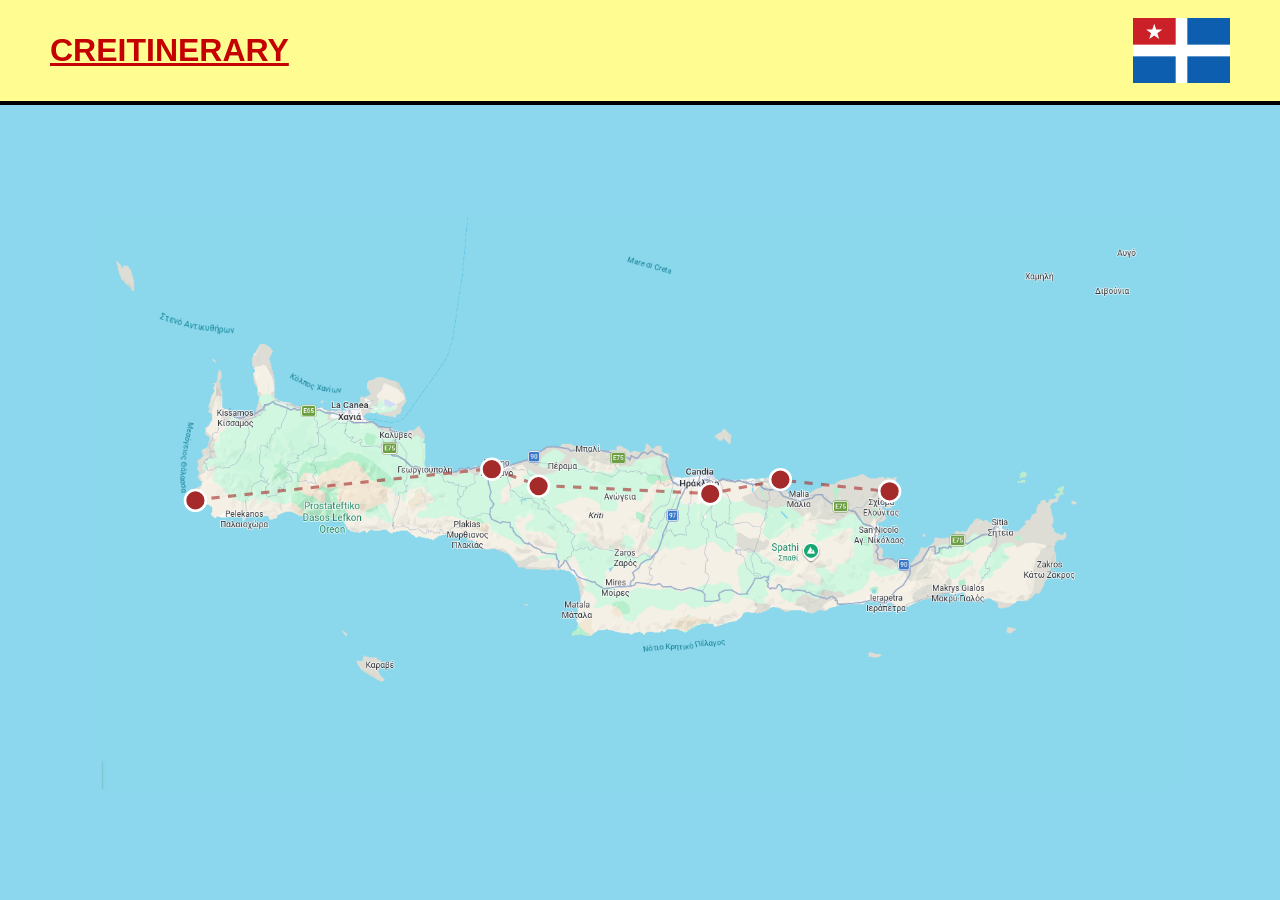
<file: Index.html>
<!DOCTYPE html>
<html lang="en">
<head>
    <meta charset="UTF-8">
    <meta name="viewport" content="width=device-width, initial-scale=1.0">
    <title>CREITINERARY</title>
    <link rel="stylesheet" href="./HomeStyle.css">
</head>
<body>
    <div class="intestazione">
        <h1 onclick="toggleSidebar()" style="cursor: pointer;"><u> CREITINERARY </u></h1>
        <img src="./imgs/badiera.svg" alt="Crete Flag"> 
    </div>

    <div class="main-container">
        <aside id="mySidebar" class="sidebar hidden">
            <div class="info-box">
                <h2 style="color: #1a4a72; margin-top: 0;">Explore Crete</h2>
                
                <details>
                    <summary>History</summary>
                    <div class="dropdown-content">
                        <p> Crete is home to the <b>Minoans</b>, Europe’s first advanced <i>Bronze Age</i> civilization.
                            They built massive, complex palaces like <b>Knossos</b> around <i>2000 BC</i>.
                            The island’s strategic location made it a target for many powerful empires.
                            After the Minoans, <b>Mycenaean Greeks</b> took control of the island’s major centers.
                            The <b>Romans</b> later conquered Crete, turning it into a prosperous imperial province.
                            During the <i>Middle Ages</i>, the Byzantine Empire and Andalusian Arabs fought for control.
                            The <b>Venetians</b> ruled for centuries, leaving behind beautiful harbors and fortresses.
                            In <i>1669</i>, the Ottoman Empire seized the island after a legendary 21-year siege.
                            Crete finally gained its <b>independence</b> and joined modern Greece in <i>1913</i>.
                            Today, ancient ruins and diverse architecture tell the story of this long history.
                        </p>
                    </div>
                </details>

                <details>
                    <summary>Culture</summary>
                    <div class="dropdown-content">
                        <p>
                            Cretan culture is defined by a strong sense of local pride and honor.
                            The concept of <b>Philoxenia</b> makes hospitality a duty toward every stranger.
                            Traditional music is led by the <b>Lyra</b>, a unique three-stringed instrument.
                            Fast and energetic dances like the <b>Pentozali</b> are performed at festivals.
                            Locals often express their feelings through <b>Mantinades</b>, which are rhyming poems.
                            The Cretan diet is world-famous for its health benefits and longevity.
                            Fresh olive oil, wild herbs, and barley rusks are essential daily ingredients.
                            Traditional dress, including black shirts and boots, is still seen in villages.
                            <b>Raki</b> is the traditional spirit served at almost every social gathering.
                            Faith and family remain the core pillars of daily life on the island.
                        </p>
                    </div>
                </details>

                <details>
                    <summary>Curiosities</summary>
                    <div class="dropdown-content">
                        <ul>
                            <li><strong>The Birthplace of Zeus:</strong> According to Greek mythology, the king of the gods was not born on Mount Olympus. He was born in a cave on Crete (either the <i>Psychro Cave</i> or the <i>Idaean Cave</i>) to hide from his father, Cronus.</li>
                            <li><strong>The Labyrinth Legend:</strong> The huge and complex Palace of Knossos had over <i>1,300</i> rooms. It is believed that its confusing layout inspired the famous myth of the Labyrinth and the half-man, half-bull <i>Minotaur</i>.</li>
                            <li><strong>A Forest of Olive Trees:</strong> Crete is home to an incredible <i>30 million</i> olive trees. Some of these trees are thousands of years old and are protected as natural monuments, yet they still produce olives today.</li>
                            <li><strong>Unique Wildlife:</strong> The island is the only place in the world where you can find the <i>Kri-Kri</i>. This is a rare, prehistoric wild goat that lives in the <i>White Mountains</i> and the <i>Samaria Gorge</i>.</li>
                        </ul>
                    </div>
                </details>
            </div>
        </aside>

        <div class="map-area">
            <div class="map-wrapper">
                <svg class="itinerary-lines" viewBox="0 0 1500 550" preserveAspectRatio="none">
                    <polyline points="322,272 607,242 652,258 817,266 885,253 990,264" />
                </svg>

                <div class="marker elafonissi" onclick="window.open('./Elafonissi.html')">
                    <div class="popup-content">
                        <h3> ELAFONISSI BEACH </h3>
                        <img src="./imgs/elafonissi1.jpg">
                        <p>Experience the famous pink coral sands and shallow lagoons of Crete.</p>
                    </div>
                </div>

                <div class="marker cnosso" onclick="window.open('./Cnosso.html')">
                    <div class="popup-content">
                        <h3> PALACE OF KNOSSOS </h3>
                        <img src="./imgs/Cnosso1.jpg">
                        <p>"The Charging Bull fresco, a symbol of Minoan power and ritual."</p>
                    </div>
                </div>

                <div class="marker arkadi" onclick="window.open('./Arkadi.html')">
                    <div class="popup-content">
                        <h3> ARKADI MONASTERY </h3>
                        <img src="./imgs/Arkadi1.jpg">
                        <p>"The 16th-century facade stands as a testament to Cretan resilience."</p>
                    </div>
                </div>

                <div class="marker retimo" onclick="window.open('./Retimo.html')">
                    <div class="popup-content">
                        <h3> FORTEZZA OF RETHYMNO </h3>
                        <img src="./imgs/Retimo1.jpg">
                        <p>"The star-shaped citadel built by the Venetians in the 16th century."</p>
                    </div>
                </div>

                <div class="marker acquario" onclick="window.open('./Acquaworld.html')">
                    <div class="popup-content">
                        <h3> AQUAWORLD AQUARIUM </h3>
                        <img src="./imgs/Acquaworld1.jpg">
                        <p>"The 360-degree Ocean Tunnel offers a rare glimpse into the sea life."</p>
                    </div>
                </div>

                <div class="marker spinalonga" onclick="window.open('./Spinalonga.html')">
                    <div class="popup-content">
                        <h3> SPINALONGA ISLAND </h3>
                        <img src="./imgs/Spinalonga.jpg">
                        <p>"The abandoned village surrounded by the crystal-clear waters of Elounda."</p>
                    </div>
                </div>
            </div>
        </div>
    </div>

    <script>
        function toggleSidebar() {
            const sidebar = document.getElementById('mySidebar');
            sidebar.classList.toggle('hidden');
        }
    </script>
</body>
</html>
</file>
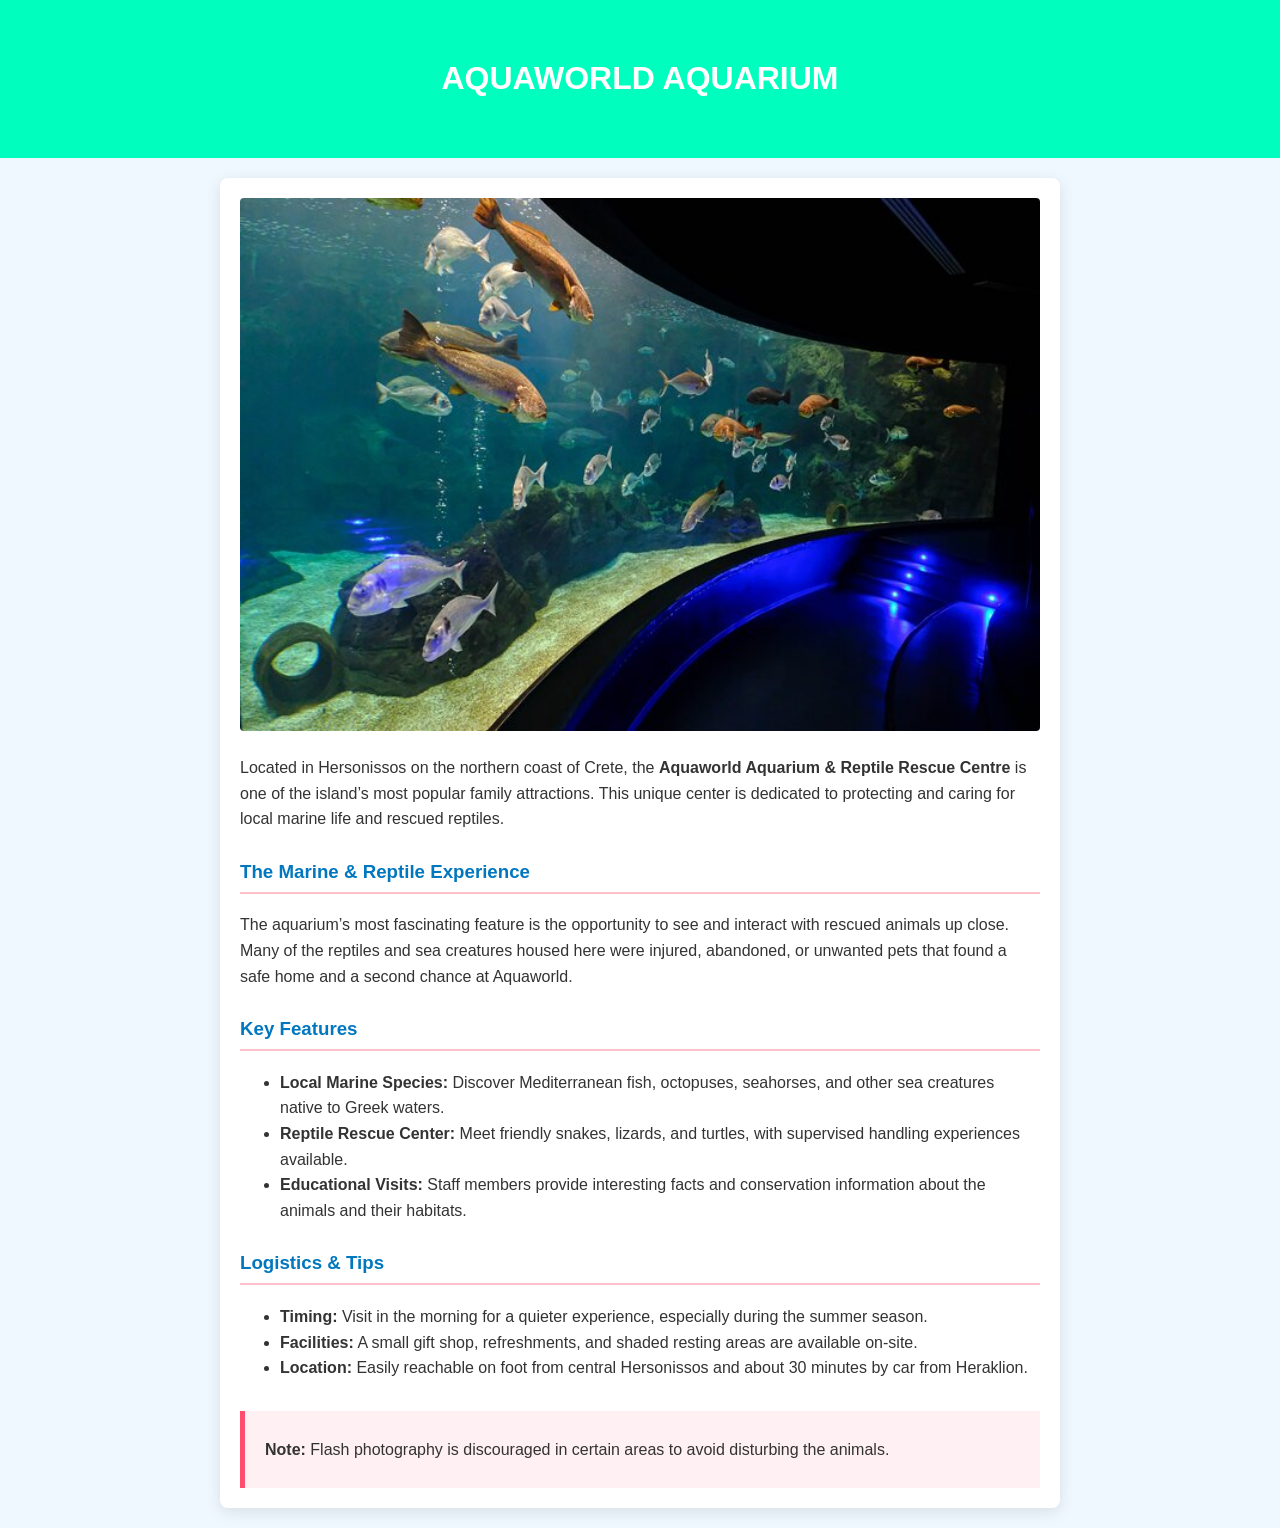
<file: Acquaworld.html>
<!DOCTYPE html>
<html lang="en">
<head>
    <meta charset="UTF-8">
    <meta name="viewport" content="width=device-width, initial-scale=1.0">
    <title>Aquaworld Aquarium | Crete</title>
    <link rel="stylesheet" href="AcquaworldStyle.css">
</head>
<body>
    <header class="main-title">
        <h1>AQUAWORLD AQUARIUM</h1>
    </header>

    <main class="container">
        <section class="content-section">
            <img src="imgs/Acquaworld1.jpg" alt="Local marine life and rescued reptiles at Aquaworld" class="featured-img">
            
            <p class="intro">
                Located in Hersonissos on the northern coast of Crete, the <strong>Aquaworld Aquarium & Reptile Rescue Centre</strong> is one of the island’s most popular family attractions. This unique center is dedicated to protecting and caring for local marine life and rescued reptiles.
            </p>

            <h3>The Marine & Reptile Experience</h3>
            <p>
                The aquarium’s most fascinating feature is the opportunity to see and interact with rescued animals up close. Many of the reptiles and sea creatures housed here were injured, abandoned, or unwanted pets that found a safe home and a second chance at Aquaworld.
            </p>

            <h3>Key Features</h3>
            <ul>
                <li><strong>Local Marine Species:</strong> Discover Mediterranean fish, octopuses, seahorses, and other sea creatures native to Greek waters.</li>
                <li><strong>Reptile Rescue Center:</strong> Meet friendly snakes, lizards, and turtles, with supervised handling experiences available.</li>
                <li><strong>Educational Visits:</strong> Staff members provide interesting facts and conservation information about the animals and their habitats.</li>
            </ul>

            <h3>Logistics & Tips</h3>
            <ul>
                <li><strong>Timing:</strong> Visit in the morning for a quieter experience, especially during the summer season.</li>
                <li><strong>Facilities:</strong> A small gift shop, refreshments, and shaded resting areas are available on-site.</li>
                <li><strong>Location:</strong> Easily reachable on foot from central Hersonissos and about 30 minutes by car from Heraklion.</li>
            </ul>

            <div class="warning-box">
                <p><strong>Note:</strong> Flash photography is discouraged in certain areas to avoid disturbing the animals.</p>
            </div>
        </section>
    </main>
</body>
</html>
</file>
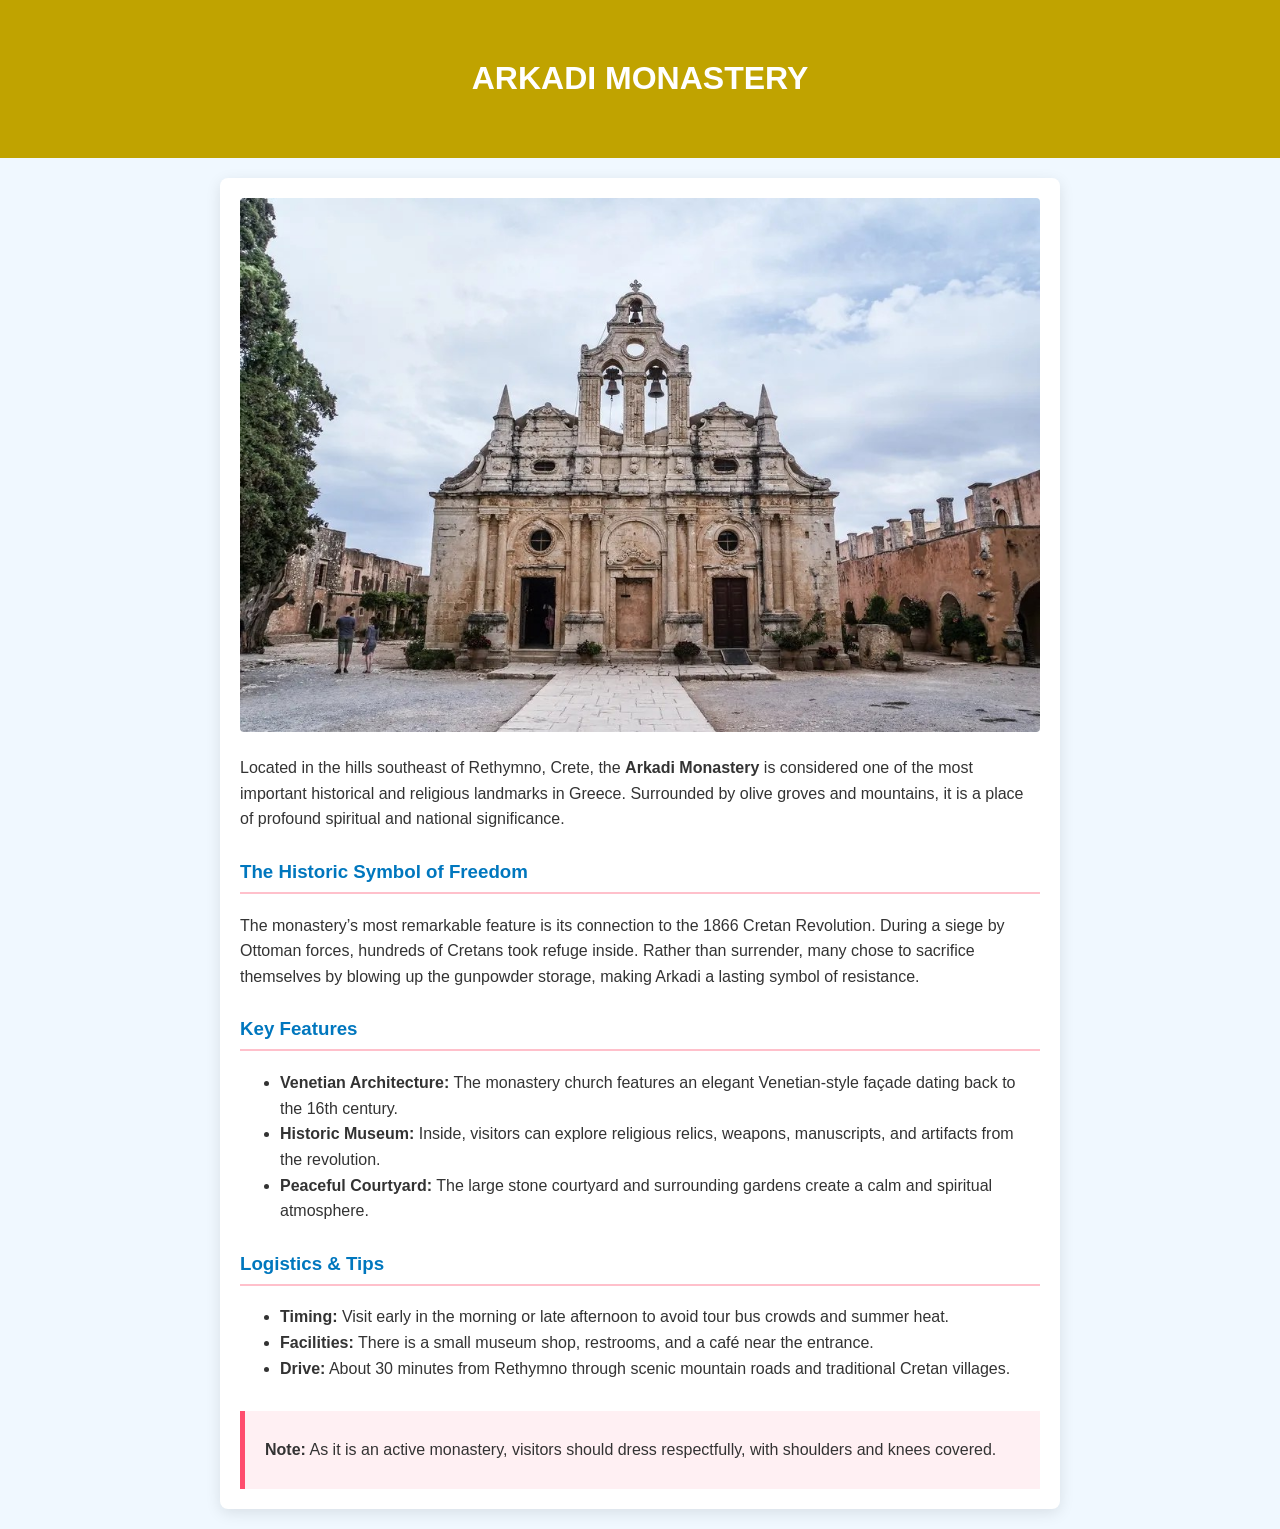
<file: Arkadi.html>
<!DOCTYPE html>
<html lang="en">
<head>
    <meta charset="UTF-8">
    <meta name="viewport" content="width=device-width, initial-scale=1.0">
    <title>Arkadi Monastery | Crete</title>
    <link rel="stylesheet" href="ArkadiStyle.css">
</head>
<body>
    <header class="main-title">
        <h1>ARKADI MONASTERY</h1>
    </header>

    <main class="container">
        <section class="content-section">
            <img src="imgs/Arkadi1.jpg" alt="The Venetian Baroque facade of Arkadi Monastery" class="featured-img">
            
            <p class="intro">
                Located in the hills southeast of Rethymno, Crete, the <strong>Arkadi Monastery</strong> is considered one of the most important historical and religious landmarks in Greece. Surrounded by olive groves and mountains, it is a place of profound spiritual and national significance.
            </p>

            <h3>The Historic Symbol of Freedom</h3>
            <p>
                The monastery’s most remarkable feature is its connection to the 1866 Cretan Revolution. During a siege by Ottoman forces, hundreds of Cretans took refuge inside. Rather than surrender, many chose to sacrifice themselves by blowing up the gunpowder storage, making Arkadi a lasting symbol of resistance.
            </p>

            <h3>Key Features</h3>
            <ul>
                <li><strong>Venetian Architecture:</strong> The monastery church features an elegant Venetian-style façade dating back to the 16th century.</li>
                <li><strong>Historic Museum:</strong> Inside, visitors can explore religious relics, weapons, manuscripts, and artifacts from the revolution.</li>
                <li><strong>Peaceful Courtyard:</strong> The large stone courtyard and surrounding gardens create a calm and spiritual atmosphere.</li>
            </ul>

            <h3>Logistics & Tips</h3>
            <ul>
                <li><strong>Timing:</strong> Visit early in the morning or late afternoon to avoid tour bus crowds and summer heat.</li>
                <li><strong>Facilities:</strong> There is a small museum shop, restrooms, and a café near the entrance.</li>
                <li><strong>Drive:</strong> About 30 minutes from Rethymno through scenic mountain roads and traditional Cretan villages.</li>
            </ul>

            <div class="warning-box">
                <p><strong>Note:</strong> As it is an active monastery, visitors should dress respectfully, with shoulders and knees covered.</p>
            </div>
        </section>
    </main>
</body>
</html>
</file>
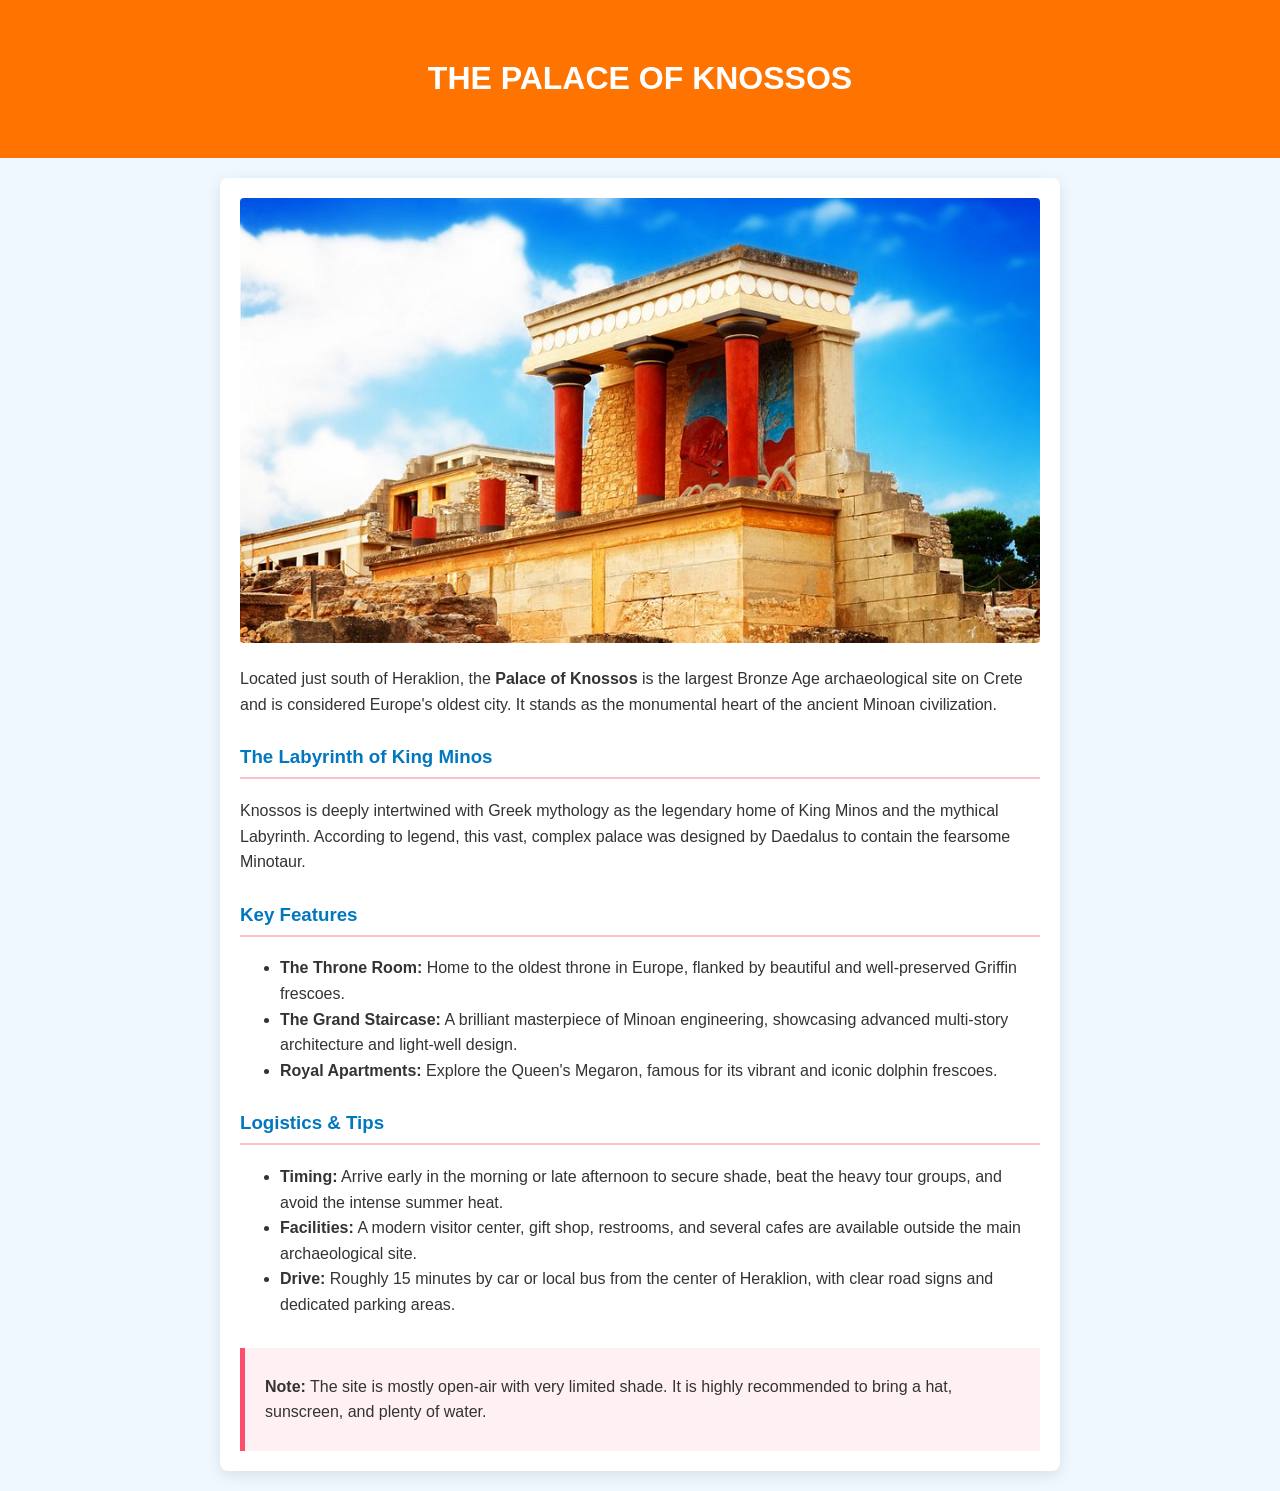
<file: Cnosso.html>
<!DOCTYPE html>
<html lang="en">
<head>
    <meta charset="UTF-8">
    <meta name="viewport" content="width=device-width, initial-scale=1.0">
    <title>The Palace of Knossos | Crete</title>
    <link rel="stylesheet" href="CnossoStyle.css">
</head>
<body>
    <header class="main-title">
        <h1>THE PALACE OF KNOSSOS</h1>
    </header>

    <main class="container">
        <section class="content-section">
            <img src="imgs/Cnosso1.jpg" alt="The Charging Bull fresco at the North Entrance of Knossos" class="featured-img">
            
            <p class="intro">
                Located just south of Heraklion, the <strong>Palace of Knossos</strong> is the largest Bronze Age archaeological site on Crete and is considered Europe's oldest city. It stands as the monumental heart of the ancient Minoan civilization.
            </p>

            <h3>The Labyrinth of King Minos</h3>
            <p>
                Knossos is deeply intertwined with Greek mythology as the legendary home of King Minos and the mythical Labyrinth. According to legend, this vast, complex palace was designed by Daedalus to contain the fearsome Minotaur.
            </p>

            <h3>Key Features</h3>
            <ul>
                <li><strong>The Throne Room:</strong> Home to the oldest throne in Europe, flanked by beautiful and well-preserved Griffin frescoes.</li>
                <li><strong>The Grand Staircase:</strong> A brilliant masterpiece of Minoan engineering, showcasing advanced multi-story architecture and light-well design.</li>
                <li><strong>Royal Apartments:</strong> Explore the Queen's Megaron, famous for its vibrant and iconic dolphin frescoes.</li>
            </ul>

            <h3>Logistics & Tips</h3>
            <ul>
                <li><strong>Timing:</strong> Arrive early in the morning or late afternoon to secure shade, beat the heavy tour groups, and avoid the intense summer heat.</li>
                <li><strong>Facilities:</strong> A modern visitor center, gift shop, restrooms, and several cafes are available outside the main archaeological site.</li>
                <li><strong>Drive:</strong> Roughly 15 minutes by car or local bus from the center of Heraklion, with clear road signs and dedicated parking areas.</li>
            </ul>

            <div class="warning-box">
                <p><strong>Note:</strong> The site is mostly open-air with very limited shade. It is highly recommended to bring a hat, sunscreen, and plenty of water.</p>
            </div>
        </section>
    </main>
</body>
</html>
</file>
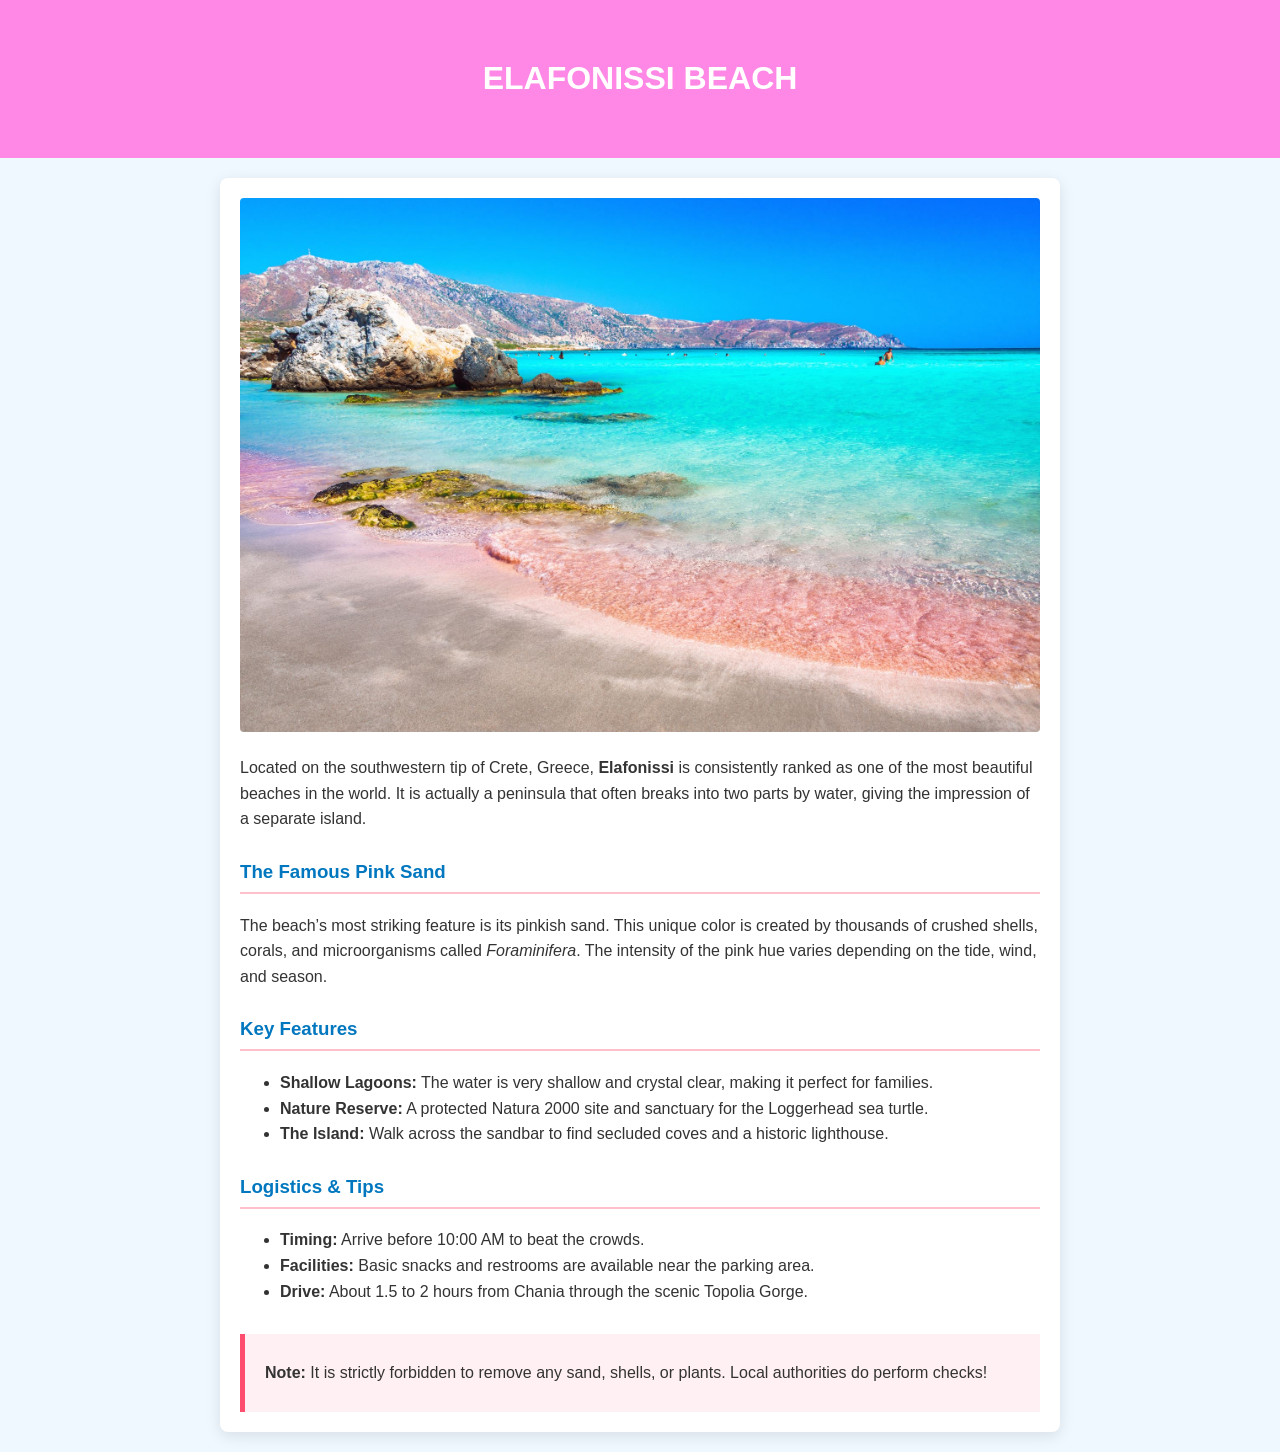
<file: Elafonissi.html>
<!DOCTYPE html>
<html lang="en">
<head>
    <meta charset="UTF-8">
    <meta name="viewport" content="width=device-width, initial-scale=1.0">
    <title>Elafonissi Beach | Crete</title>
    <link rel="stylesheet" href="ElafonissiStyle.css">
</head>
<body>
    <header class="main-title">
        <h1>ELAFONISSI BEACH</h1>
    </header>

    <main class="container">
        <section class="content-section">
            <img src="imgs/elafonissi1.jpg" alt="The crystal clear waters of Elafonissi" class="featured-img">
            
            <p class="intro">
                Located on the southwestern tip of Crete, Greece, <strong>Elafonissi</strong> is consistently ranked as one of the most beautiful beaches in the world. It is actually a peninsula that often breaks into two parts by water, giving the impression of a separate island.
            </p>

            <h3>The Famous Pink Sand</h3>
            <p>
                The beach’s most striking feature is its pinkish sand. This unique color is created by thousands of crushed shells, corals, and microorganisms called <em>Foraminifera</em>. The intensity of the pink hue varies depending on the tide, wind, and season.
            </p>

            <h3>Key Features</h3>
            <ul>
                <li><strong>Shallow Lagoons:</strong> The water is very shallow and crystal clear, making it perfect for families.</li>
                <li><strong>Nature Reserve:</strong> A protected Natura 2000 site and sanctuary for the Loggerhead sea turtle.</li>
                <li><strong>The Island:</strong> Walk across the sandbar to find secluded coves and a historic lighthouse.</li>
            </ul>

            <h3>Logistics & Tips</h3>
            <ul>
                <li><strong>Timing:</strong> Arrive before 10:00 AM to beat the crowds.</li>
                <li><strong>Facilities:</strong> Basic snacks and restrooms are available near the parking area.</li>
                <li><strong>Drive:</strong> About 1.5 to 2 hours from Chania through the scenic Topolia Gorge.</li>
            </ul>

            <div class="warning-box">
                <p><strong>Note:</strong> It is strictly forbidden to remove any sand, shells, or plants. Local authorities do perform checks!</p>
            </div>
        </section>
    </main>
</body>
</html>
</file>
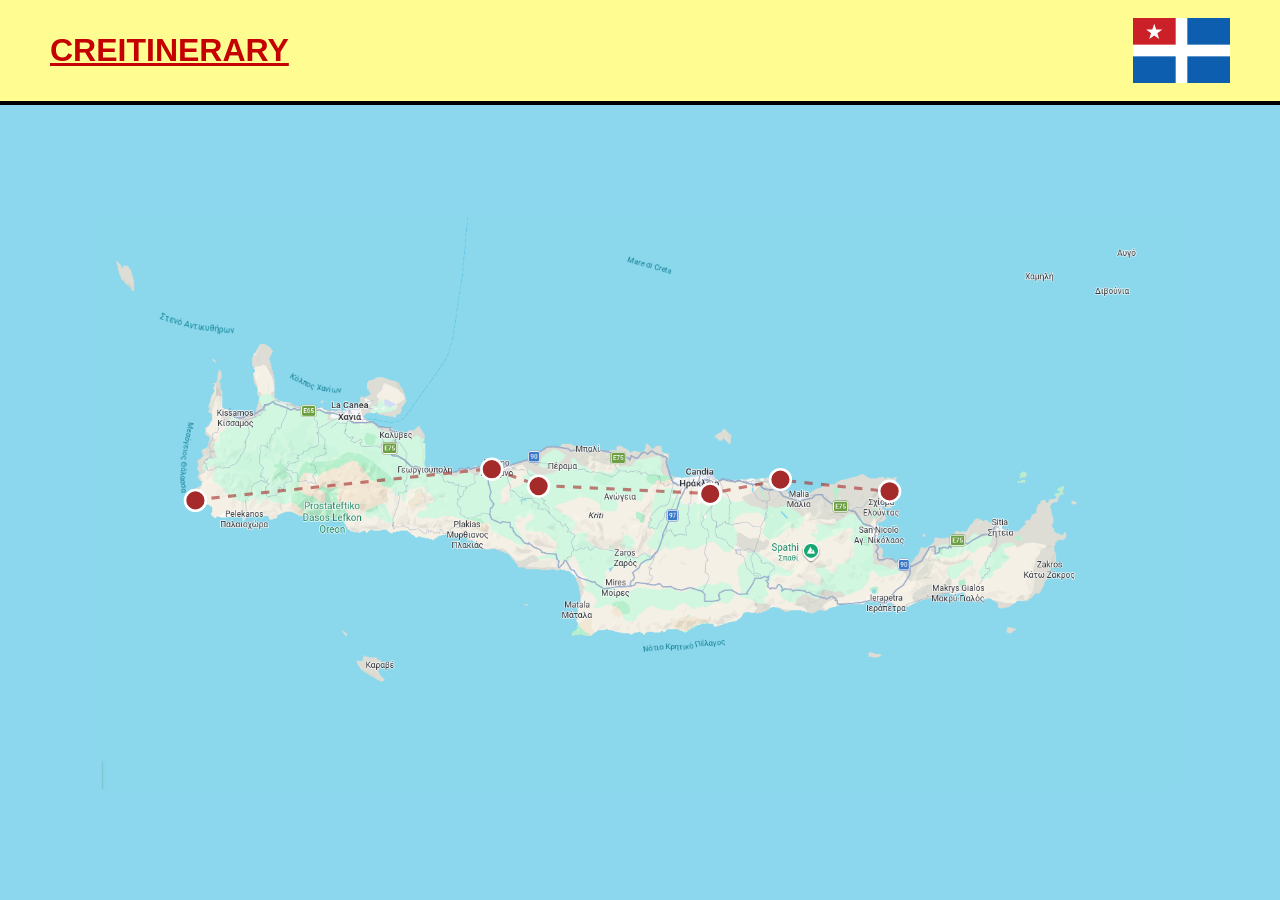
<file: Home.html>
<!DOCTYPE html>
<html lang="en">
<head>
    <meta charset="UTF-8">
    <meta name="viewport" content="width=device-width, initial-scale=1.0">
    <title>CREITINERARY</title>
    <link rel="stylesheet" href="./HomeStyle.css">
</head>
<body>
    <div class="intestazione">
        <h1 onclick="toggleSidebar()" style="cursor: pointer;"><u> CREITINERARY </u></h1>
        <img src="./imgs/badiera.svg" alt="Crete Flag"> 
    </div>

    <div class="main-container">
        <aside id="mySidebar" class="sidebar hidden">
            <div class="info-box">
                <h2 style="color: #1a4a72; margin-top: 0;">Explore Crete</h2>
                
                <details>
                    <summary>History</summary>
                    <div class="dropdown-content">
                        <p> Crete is home to the <b>Minoans</b>, Europe’s first advanced <i>Bronze Age</i> civilization.
                            They built massive, complex palaces like <b>Knossos</b> around <i>2000 BC</i>.
                            The island’s strategic location made it a target for many powerful empires.
                            After the Minoans, <b>Mycenaean Greeks</b> took control of the island’s major centers.
                            The <b>Romans</b> later conquered Crete, turning it into a prosperous imperial province.
                            During the <i>Middle Ages</i>, the Byzantine Empire and Andalusian Arabs fought for control.
                            The <b>Venetians</b> ruled for centuries, leaving behind beautiful harbors and fortresses.
                            In <i>1669</i>, the Ottoman Empire seized the island after a legendary 21-year siege.
                            Crete finally gained its <b>independence</b> and joined modern Greece in <i>1913</i>.
                            Today, ancient ruins and diverse architecture tell the story of this long history.
                        </p>
                    </div>
                </details>

                <details>
                    <summary>Culture</summary>
                    <div class="dropdown-content">
                        <p>
                            Cretan culture is defined by a strong sense of local pride and honor.
                            The concept of <b>Philoxenia</b> makes hospitality a duty toward every stranger.
                            Traditional music is led by the <b>Lyra</b>, a unique three-stringed instrument.
                            Fast and energetic dances like the <b>Pentozali</b> are performed at festivals.
                            Locals often express their feelings through <b>Mantinades</b>, which are rhyming poems.
                            The Cretan diet is world-famous for its health benefits and longevity.
                            Fresh olive oil, wild herbs, and barley rusks are essential daily ingredients.
                            Traditional dress, including black shirts and boots, is still seen in villages.
                            <b>Raki</b> is the traditional spirit served at almost every social gathering.
                            Faith and family remain the core pillars of daily life on the island.
                        </p>
                    </div>
                </details>

                <details>
                    <summary>Curiosities</summary>
                    <div class="dropdown-content">
                        <ul>
                            <li><strong>The Birthplace of Zeus:</strong> According to Greek mythology, the king of the gods was not born on Mount Olympus. He was born in a cave on Crete (either the <i>Psychro Cave</i> or the <i>Idaean Cave</i>) to hide from his father, Cronus.</li>
                            <li><strong>The Labyrinth Legend:</strong> The huge and complex Palace of Knossos had over <i>1,300</i> rooms. It is believed that its confusing layout inspired the famous myth of the Labyrinth and the half-man, half-bull <i>Minotaur</i>.</li>
                            <li><strong>A Forest of Olive Trees:</strong> Crete is home to an incredible <i>30 million</i> olive trees. Some of these trees are thousands of years old and are protected as natural monuments, yet they still produce olives today.</li>
                            <li><strong>Unique Wildlife:</strong> The island is the only place in the world where you can find the <i>Kri-Kri</i>. This is a rare, prehistoric wild goat that lives in the <i>White Mountains</i> and the <i>Samaria Gorge</i>.</li>
                        </ul>
                    </div>
                </details>
            </div>
        </aside>

        <div class="map-area">
            <div class="map-wrapper">
                <svg class="itinerary-lines" viewBox="0 0 1500 550" preserveAspectRatio="none">
                    <polyline points="322,272 607,242 652,258 817,266 885,253 990,264" />
                </svg>

                <div class="marker elafonissi" onclick="window.open('./Elafonissi.html')">
                    <div class="popup-content">
                        <h3> ELAFONISSI BEACH </h3>
                        <img src="./imgs/elafonissi1.jpg">
                        <p>Experience the famous pink coral sands and shallow lagoons of Crete.</p>
                    </div>
                </div>

                <div class="marker cnosso" onclick="window.open('./Cnosso.html')">
                    <div class="popup-content">
                        <h3> PALACE OF KNOSSOS </h3>
                        <img src="./imgs/Cnosso1.jpg">
                        <p>"The Charging Bull fresco, a symbol of Minoan power and ritual."</p>
                    </div>
                </div>

                <div class="marker arkadi" onclick="window.open('./Arkadi.html')">
                    <div class="popup-content">
                        <h3> ARKADI MONASTERY </h3>
                        <img src="./imgs/Arkadi1.jpg">
                        <p>"The 16th-century facade stands as a testament to Cretan resilience."</p>
                    </div>
                </div>

                <div class="marker retimo" onclick="window.open('./Retimo.html')">
                    <div class="popup-content">
                        <h3> FORTEZZA OF RETHYMNO </h3>
                        <img src="./imgs/Retimo1.jpg">
                        <p>"The star-shaped citadel built by the Venetians in the 16th century."</p>
                    </div>
                </div>

                <div class="marker acquario" onclick="window.open('./Acquaworld.html')">
                    <div class="popup-content">
                        <h3> AQUAWORLD AQUARIUM </h3>
                        <img src="./imgs/Acquaworld1.jpg">
                        <p>"The 360-degree Ocean Tunnel offers a rare glimpse into the sea life."</p>
                    </div>
                </div>

                <div class="marker spinalonga" onclick="window.open('./Spinalonga.html')">
                    <div class="popup-content">
                        <h3> SPINALONGA ISLAND </h3>
                        <img src="./imgs/Spinalonga.jpg">
                        <p>"The abandoned village surrounded by the crystal-clear waters of Elounda."</p>
                    </div>
                </div>
            </div>
        </div>
    </div>

    <script>
        function toggleSidebar() {
            const sidebar = document.getElementById('mySidebar');
            sidebar.classList.toggle('hidden');
        }
    </script>
</body>
</html>
</file>
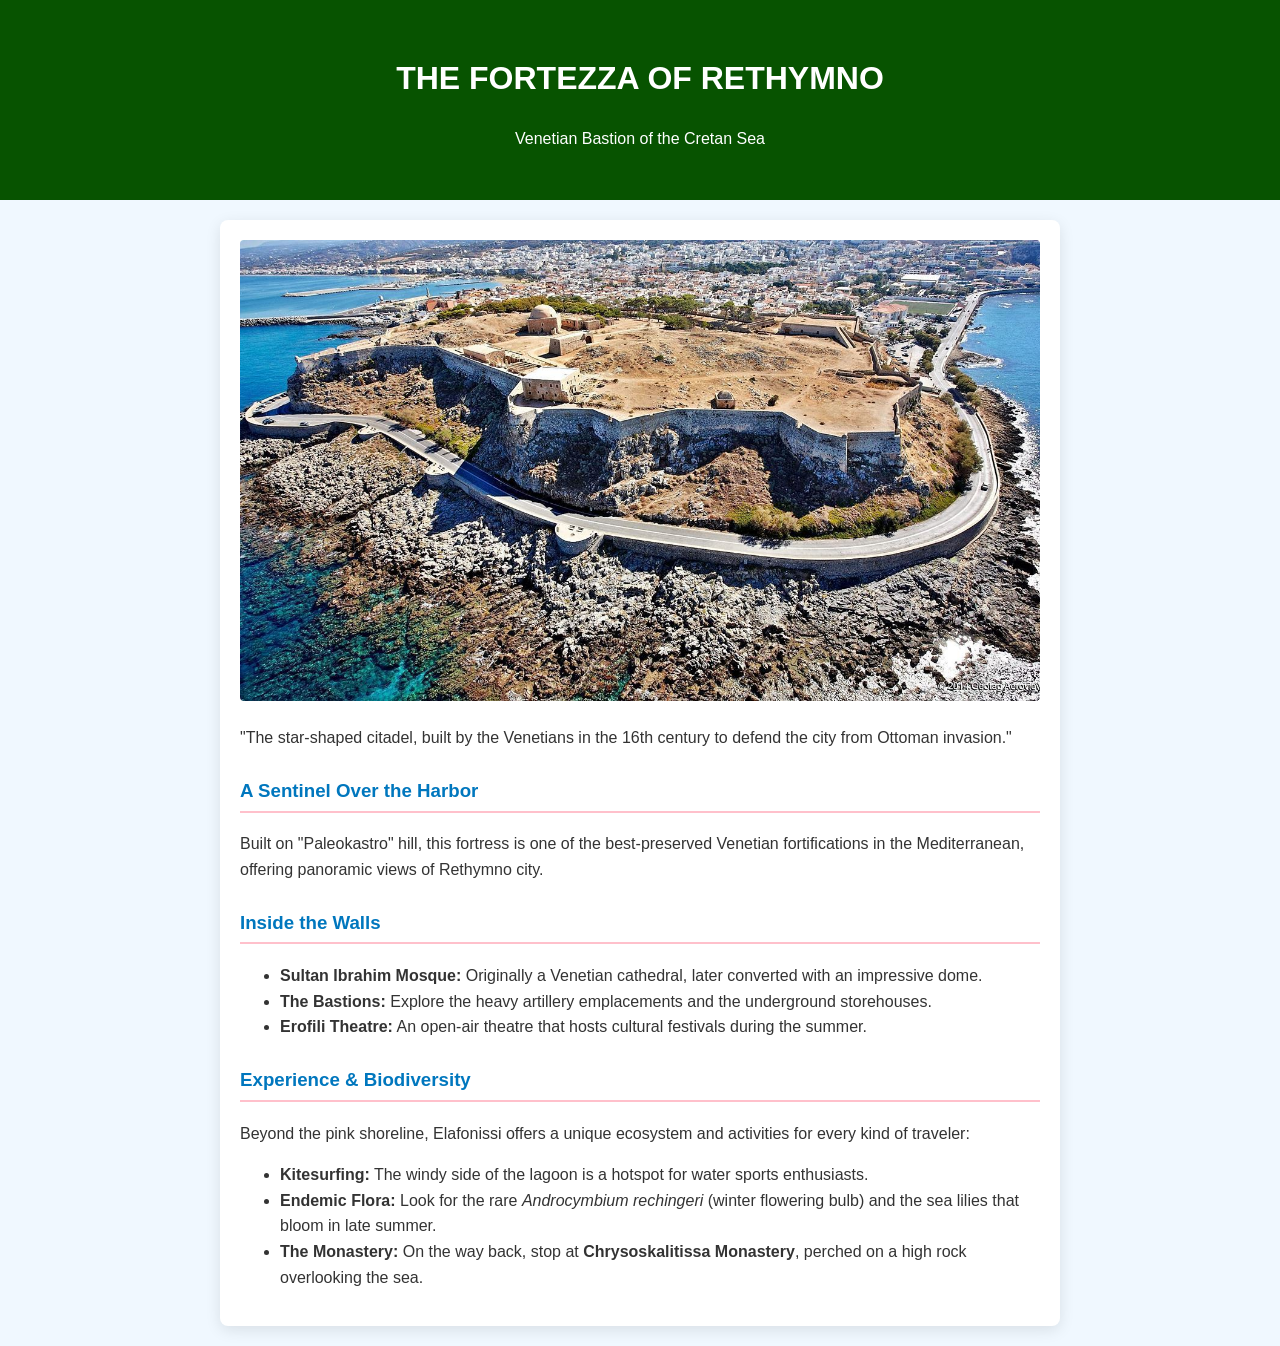
<file: Retimo.html>
<!DOCTYPE html>
<html lang="en">
<head>
    <meta charset="UTF-8">
    <meta name="viewport" content="width=device-width, initial-scale=1.0">
    <title>The Fortezza | Rethymno</title>
    <link rel="stylesheet" href="RetimoStyle.css">
</head>
<body>
    <header class="main-title">
        <h1>THE FORTEZZA OF RETHYMNO</h1>
        <p>Venetian Bastion of the Cretan Sea</p>
    </header>

    <main class="container">
        <section class="content-section">
            <div class="images">
                <img src="imgs/Retimo1.jpg" alt="The Venetian Fortezza in Rethymno" class="featured-img">
                <p class="caption">"The star-shaped citadel, built by the Venetians in the 16th century to defend the city from Ottoman invasion."</p>
            </div>

            <h3>A Sentinel Over the Harbor</h3>
            <p>Built on "Paleokastro" hill, this fortress is one of the best-preserved Venetian fortifications in the Mediterranean, offering panoramic views of Rethymno city.</p>

            <h3>Inside the Walls</h3>
            <ul>
                <li><strong>Sultan Ibrahim Mosque:</strong> Originally a Venetian cathedral, later converted with an impressive dome.</li>
                <li><strong>The Bastions:</strong> Explore the heavy artillery emplacements and the underground storehouses.</li>
                <li><strong>Erofili Theatre:</strong> An open-air theatre that hosts cultural festivals during the summer.</li>
            </ul>
            <h3>Experience & Biodiversity</h3>
            <p>
                Beyond the pink shoreline, Elafonissi offers a unique ecosystem and activities for every kind of traveler:
            </p>
            <ul>
                <li><strong>Kitesurfing:</strong> The windy side of the lagoon is a hotspot for water sports enthusiasts.</li>
                <li><strong>Endemic Flora:</strong> Look for the rare <em>Androcymbium rechingeri</em> (winter flowering bulb) and the sea lilies that bloom in late summer.</li>
                <li><strong>The Monastery:</strong> On the way back, stop at <strong>Chrysoskalitissa Monastery</strong>, perched on a high rock overlooking the sea.</li>
            </ul>
        </section>
    </main>
</body>
</html>
</file>
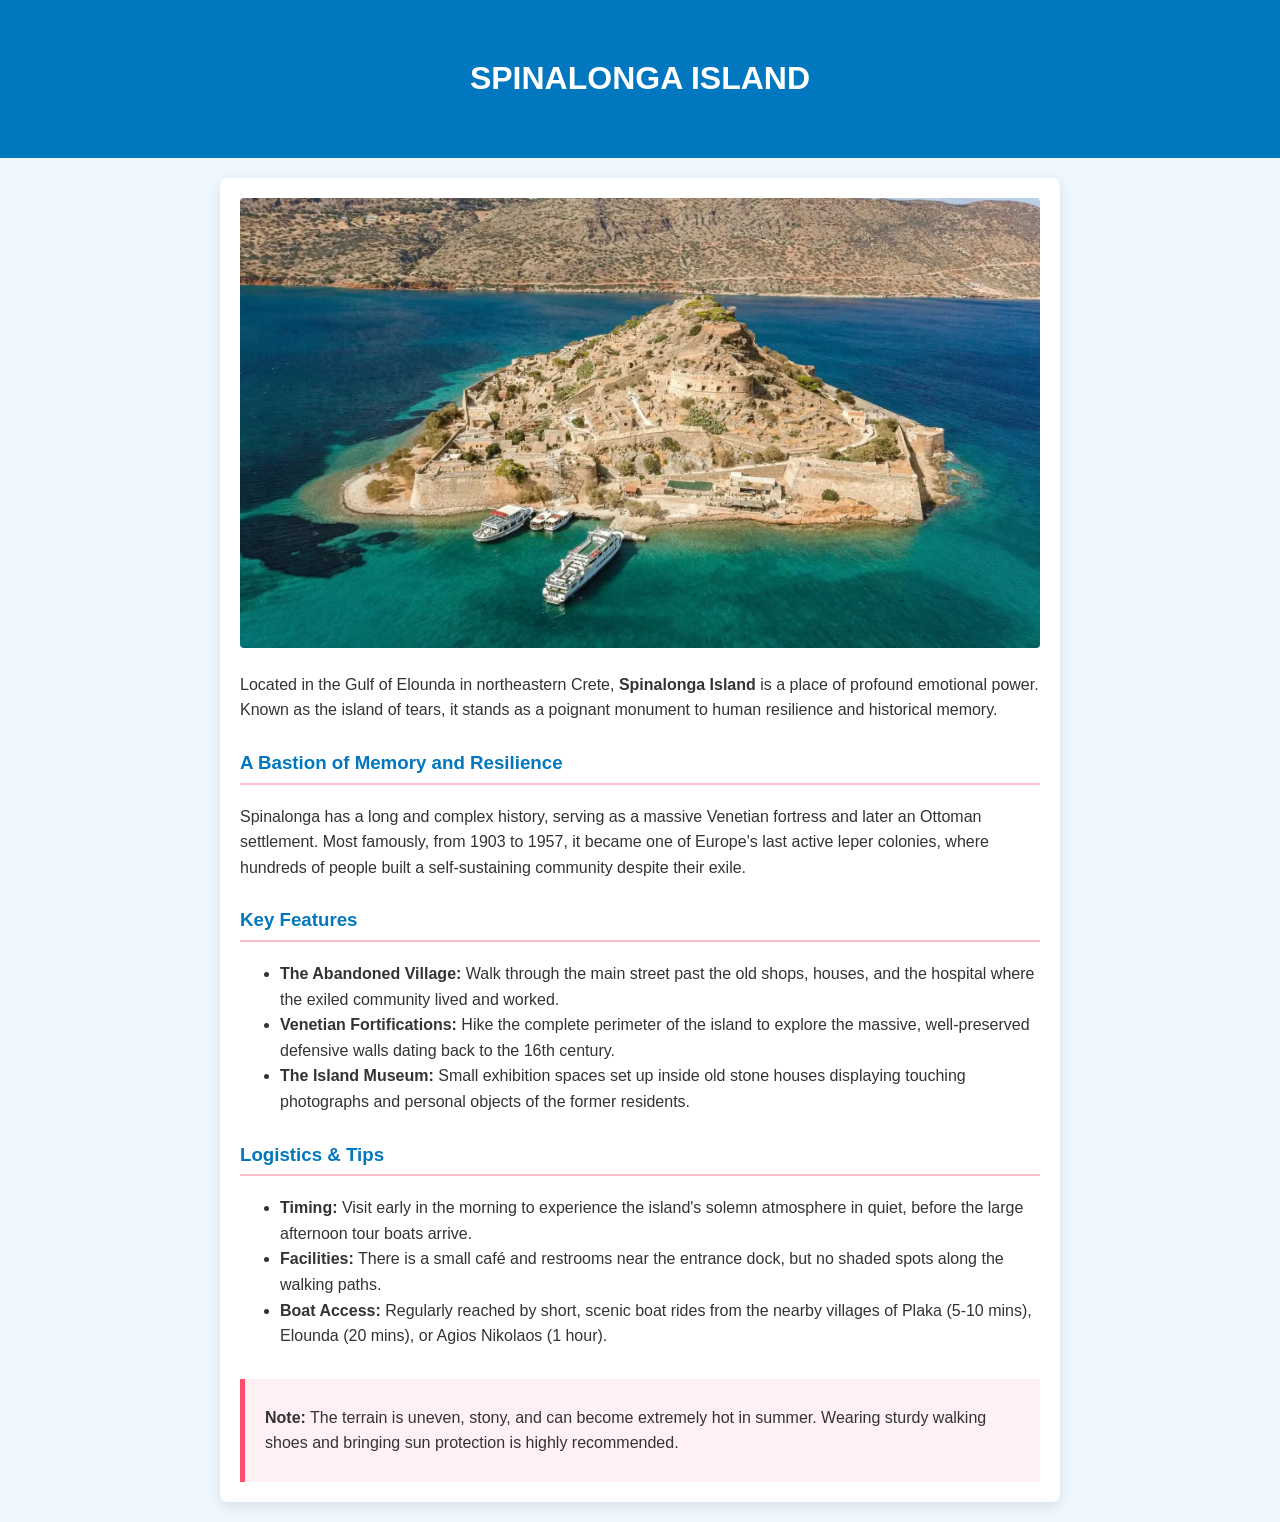
<file: Spinalonga.html>
<!DOCTYPE html>
<html lang="en">
<head>
    <meta charset="UTF-8">
    <meta name="viewport" content="width=device-width, initial-scale=1.0">
    <title>Spinalonga Island | Crete</title>
    <link rel="stylesheet" href="SpinalongaStyle.css">
</head>
<body>
    <header class="main-title">
        <h1>SPINALONGA ISLAND</h1>
    </header>

    <main class="container">
        <section class="content-section">
            <img src="imgs/Spinalonga.jpg" alt="Aerial view of Spinalonga island and its Venetian fortifications" class="featured-img">
            
            <p class="intro">
                Located in the Gulf of Elounda in northeastern Crete, <strong>Spinalonga Island</strong> is a place of profound emotional power. Known as the island of tears, it stands as a poignant monument to human resilience and historical memory.
            </p>

            <h3>A Bastion of Memory and Resilience</h3>
            <p>
                Spinalonga has a long and complex history, serving as a massive Venetian fortress and later an Ottoman settlement. Most famously, from 1903 to 1957, it became one of Europe's last active leper colonies, where hundreds of people built a self-sustaining community despite their exile.
            </p>

            <h3>Key Features</h3>
            <ul>
                <li><strong>The Abandoned Village:</strong> Walk through the main street past the old shops, houses, and the hospital where the exiled community lived and worked.</li>
                <li><strong>Venetian Fortifications:</strong> Hike the complete perimeter of the island to explore the massive, well-preserved defensive walls dating back to the 16th century.</li>
                <li><strong>The Island Museum:</strong> Small exhibition spaces set up inside old stone houses displaying touching photographs and personal objects of the former residents.</li>
            </ul>

            <h3>Logistics & Tips</h3>
            <ul>
                <li><strong>Timing:</strong> Visit early in the morning to experience the island's solemn atmosphere in quiet, before the large afternoon tour boats arrive.</li>
                <li><strong>Facilities:</strong> There is a small café and restrooms near the entrance dock, but no shaded spots along the walking paths.</li>
                <li><strong>Boat Access:</strong> Regularly reached by short, scenic boat rides from the nearby villages of Plaka (5-10 mins), Elounda (20 mins), or Agios Nikolaos (1 hour).</li>
            </ul>

            <div class="warning-box">
                <p><strong>Note:</strong> The terrain is uneven, stony, and can become extremely hot in summer. Wearing sturdy walking shoes and bringing sun protection is highly recommended.</p>
            </div>
        </section>
    </main>
</body>
</html>
</file>
<file: HomeStyle.css>
body, html {
  background-color: rgb(140, 215, 238);
  margin: 0;
  padding: 0;
  height: 100%;
  width: 100%;
  overflow: hidden;
  font-family: 'Segoe UI', Tahoma, Geneva, Verdana, sans-serif;
}

/* HEADER */
.intestazione {
  height: 105px;
  padding: 0 50px;
  display: flex;
  align-items: center;
  justify-content: space-between;
  background-color: rgb(255, 253, 145);
  box-sizing: border-box;
  z-index: 30;
  position: relative;
  border-bottom: 4px solid black;
}

.intestazione h1 {
  font-family: 'Franklin Gothic Medium', 'Arial Narrow', Arial, sans-serif;
  color: rgb(197, 0, 0);
  margin: 0;
}

.intestazione img {
  height: 65px;
}

/* LAYOUT */
.main-container {
  display: flex;
  height: calc(100vh - 105px);
  width: 100%;
}

/* SIDEBAR */
.sidebar {
  width: 350px;
  min-width: 350px;
  height: 100%;
  background-color: rgb(65, 65, 201);
  padding: 25px;
  box-shadow: 4px 0 15px rgba(0,0,0,0.1);
  overflow-y: auto;
  box-sizing: border-box;
  z-index: 25;
  border-right: 4px solid black;
  transition: all 0.3s ease; 
}

.sidebar.hidden {
    margin-left: -350px; 
    opacity: 0;
    pointer-events: none;
}

.info-box {
  margin-top: 20px;
  background: rgb(255, 254, 182);
  padding: 20px;
  border-radius: 8px;
  box-shadow: 0 4px 10px rgba(0,0,0,0.2);
  color: #333; /* Testo scuro per leggibilità */
}

/* DROPDOWN MENU (DETAILS) */
details {
    margin-bottom: 15px;
    border-bottom: 1px solid rgba(0, 0, 0, 0.1);
    padding-bottom: 10px;
}

summary {
    font-weight: bold;
    font-size: 1.1rem;
    cursor: pointer;
    list-style: none; 
    display: flex;
    justify-content: space-between;
    color: rgb(197, 0, 0); /* Titoli rossi */
}

summary::after {
    content: "▼";
    font-size: 0.8rem;
}

details[open] summary::after {
    content: "▲";
}

.dropdown-content {
    margin-top: 10px;
    line-height: 1.5;
    font-size: 0.95rem;
    color: #444;
}

/* MAPPA */
.map-area {
  flex-grow: 1;
  display: flex;
  align-items: center;
  justify-content: center;
  padding: 40px;
  position: relative;
}

.map-wrapper {
  position: relative;
  width: 100%;
  max-width: 1200px;
  aspect-ratio: 1500 / 550;
  background-image: url('imgs/Creta.png');
  background-size: contain;
  background-position: center;
  background-repeat: no-repeat;
  transform: scale(1.3);
}

/* MARKERS & POPUPS */
.marker {
  position: absolute;
  width: 14px;
  height: 14px;
  background-color: #a52a2a;
  border: 2px solid white;
  border-radius: 50%;
  cursor: pointer;
  transform: translate(-50%, -50%);
  z-index: 10;
}

.popup-content {
  visibility: hidden;
  opacity: 0;
  background-color: white;
  color: #333;
  height: 250px;
  width: 250px;
  padding: 12px;
  border-radius: 8px;
  box-shadow: 0 10px 25px rgba(0,0,0,0.2);
  position: absolute;
  bottom: 30px;
  left: 50%;
  transform: translateX(-50%) translateY(10px);
  transition: all 0.3s ease;
  pointer-events: none;
}

.marker:hover .popup-content {
  visibility: visible;
  opacity: 1;
  transform: translateX(-50%) translateY(0);
}

.popup-content img {
  width: 100%;
  height: 80px;
  object-fit: cover;
  border-radius: 4px;
}

/* LINEA ITINERARIO */
.itinerary-lines {
  position: absolute;
  top: 0;
  left: 0;
  width: 100%;
  height: 100%;
  pointer-events: none;
}

.itinerary-lines polyline {
  fill: none;
  stroke: #a52a2a;
  stroke-width: 3;
  stroke-dasharray: 8;
  opacity: 0.6;
}

/* POSIZIONI MARKER */
.elafonissi { top: 49.5%; left: 21.5%; }
.cnosso { top: 48.5%; left: 54.5%; }
.arkadi { top: 47%; left: 43.5%; }
.retimo { top: 44%; left: 40.5%; }
.acquario { top: 46%; left: 59%; }
.spinalonga { top: 48%; left: 66%; }
</file>
<file: AcquaworldStyle.css>
body {
    font-family: 'Segoe UI', Tahoma, Geneva, Verdana, sans-serif;
    line-height: 1.6;
    color: #333;
    margin: 0;
    background-color: #f0f8ff;
}

.main-title {
    background-color: #00ffbf;
    color: white;
    text-align: center;
    padding: 2rem 0;
}

.container {
    max-width: 800px;
    margin: 20px auto;
    padding: 20px;
    background: white;
    border-radius: 8px;
    box-shadow: 0 4px 15px rgba(0,0,0,0.1);
}

.featured-img {
    width: 100%;
    height: auto;
    border-radius: 4px;
}

h3 {
    color: #0077be;
    border-bottom: 2px solid #ffc0cb;
    padding-bottom: 5px;
    margin-top: 25px;
}

.warning-box {
    background-color: #fff0f3;
    border-left: 5px solid #ff4d6d;
    padding: 10px 20px;
    margin-top: 30px;
}
</file>
<file: ArkadiStyle.css>
body {
    font-family: 'Segoe UI', Tahoma, Geneva, Verdana, sans-serif;
    line-height: 1.6;
    color: #333;
    margin: 0;
    background-color: #f0f8ff;
}

.main-title {
    background-color: #c0a300;
    color: white;
    text-align: center;
    padding: 2rem 0;
}

.container {
    max-width: 800px;
    margin: 20px auto;
    padding: 20px;
    background: white;
    border-radius: 8px;
    box-shadow: 0 4px 15px rgba(0,0,0,0.1);
}

.featured-img {
    width: 100%;
    height: auto;
    border-radius: 4px;
}

h3 {
    color: #0077be;
    border-bottom: 2px solid #ffc0cb;
    padding-bottom: 5px;
    margin-top: 25px;
}

.warning-box {
    background-color: #fff0f3;
    border-left: 5px solid #ff4d6d;
    padding: 10px 20px;
    margin-top: 30px;
}
</file>
<file: CnossoStyle.css>
body {
    font-family: 'Segoe UI', Tahoma, Geneva, Verdana, sans-serif;
    line-height: 1.6;
    color: #333;
    margin: 0;
    background-color: #f0f8ff;
}

.main-title {
    background-color: #ff7300;
    color: white;
    text-align: center;
    padding: 2rem 0;
}

.container {
    max-width: 800px;
    margin: 20px auto;
    padding: 20px;
    background: white;
    border-radius: 8px;
    box-shadow: 0 4px 15px rgba(0,0,0,0.1);
}

.featured-img {
    width: 100%;
    height: auto;
    border-radius: 4px;
}

h3 {
    color: #0077be;
    border-bottom: 2px solid #ffc0cb;
    padding-bottom: 5px;
    margin-top: 25px;
}

.warning-box {
    background-color: #fff0f3;
    border-left: 5px solid #ff4d6d;
    padding: 10px 20px;
    margin-top: 30px;
}
</file>
<file: ElafonissiStyle.css>
body {
    font-family: 'Segoe UI', Tahoma, Geneva, Verdana, sans-serif;
    line-height: 1.6;
    color: #333;
    margin: 0;
    background-color: #f0f8ff;
}

.main-title {
    background-color: #ff87e5;
    color: white;
    text-align: center;
    padding: 2rem 0;
}

.container {
    max-width: 800px;
    margin: 20px auto;
    padding: 20px;
    background: white;
    border-radius: 8px;
    box-shadow: 0 4px 15px rgba(0,0,0,0.1);
}

.featured-img {
    width: 100%;
    height: auto;
    border-radius: 4px;
}

h3 {
    color: #0077be;
    border-bottom: 2px solid #ffc0cb;
    padding-bottom: 5px;
    margin-top: 25px;
}

.warning-box {
    background-color: #fff0f3;
    border-left: 5px solid #ff4d6d;
    padding: 10px 20px;
    margin-top: 30px;
}
</file>
<file: RetimoStyle.css>
body {
    font-family: 'Segoe UI', Tahoma, Geneva, Verdana, sans-serif;
    line-height: 1.6;
    color: #333;
    margin: 0;
    background-color: #f0f8ff;
}

.main-title {
    background-color: #075300;
    color: white;
    text-align: center;
    padding: 2rem 0;
}

.container {
    max-width: 800px;
    margin: 20px auto;
    padding: 20px;
    background: white;
    border-radius: 8px;
    box-shadow: 0 4px 15px rgba(0,0,0,0.1);
}

.featured-img {
    width: 100%;
    height: auto;
    border-radius: 4px;
}

h3 {
    color: #0077be;
    border-bottom: 2px solid #ffc0cb;
    padding-bottom: 5px;
    margin-top: 25px;
}

.warning-box {
    background-color: #fff0f3;
    border-left: 5px solid #ff4d6d;
    padding: 10px 20px;
    margin-top: 30px;
}
</file>
<file: SpinalongaStyle.css>
body {
    font-family: 'Segoe UI', Tahoma, Geneva, Verdana, sans-serif;
    line-height: 1.6;
    color: #333;
    margin: 0;
    background-color: #f0f8ff;
}

.main-title {
    background-color: #0077be;
    color: white;
    text-align: center;
    padding: 2rem 0;
}

.container {
    max-width: 800px;
    margin: 20px auto;
    padding: 20px;
    background: white;
    border-radius: 8px;
    box-shadow: 0 4px 15px rgba(0,0,0,0.1);
}

.featured-img {
    width: 100%;
    height: auto;
    border-radius: 4px;
}

h3 {
    color: #0077be;
    border-bottom: 2px solid #ffc0cb;
    padding-bottom: 5px;
    margin-top: 25px;
}

.warning-box {
    background-color: #fff0f3;
    border-left: 5px solid #ff4d6d;
    padding: 10px 20px;
    margin-top: 30px;
}
</file>
